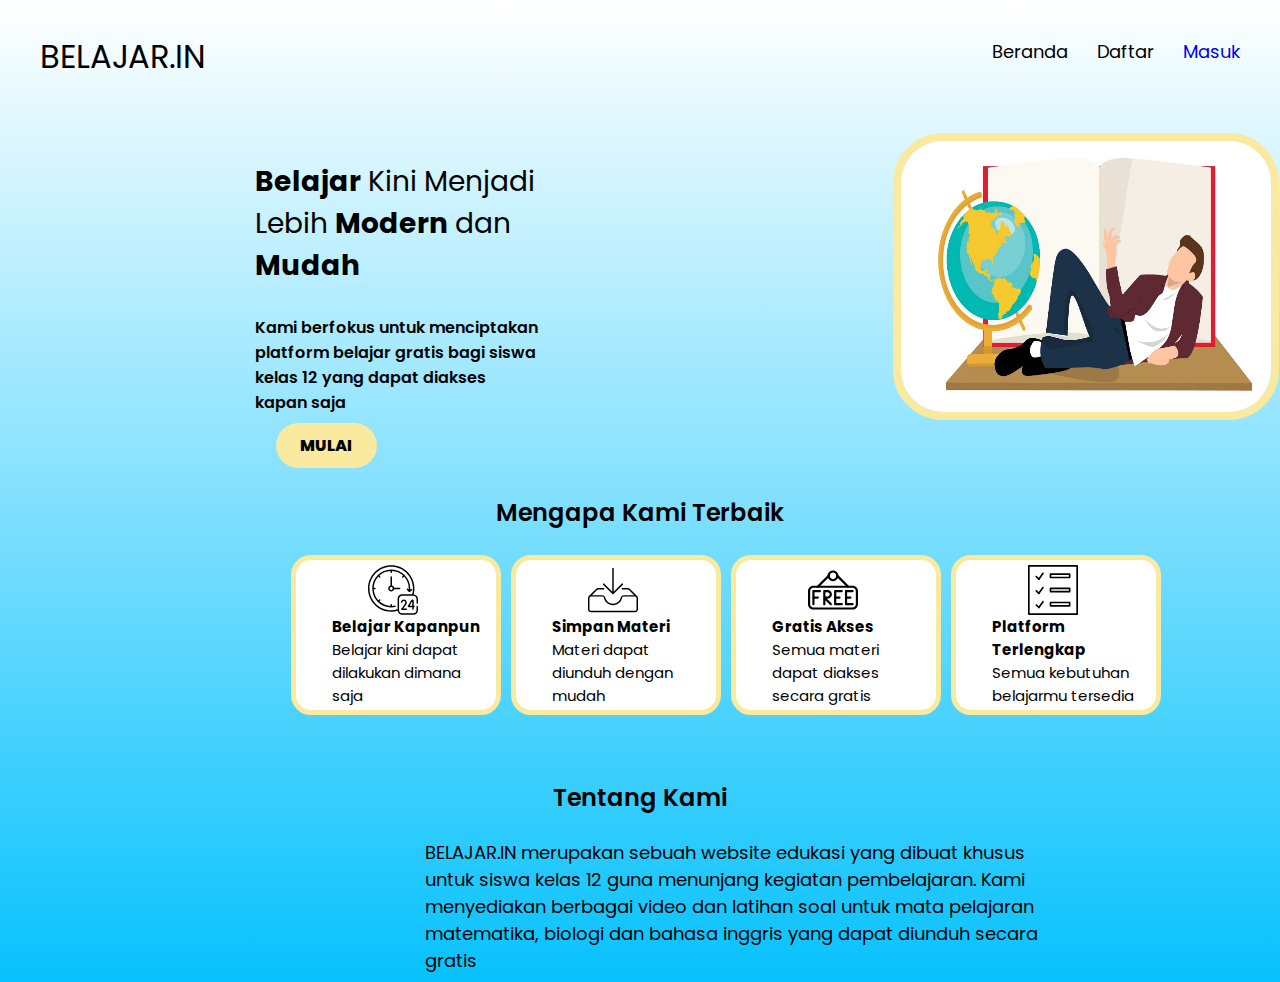
<file: Beranda.html>
<!DOCTYPE html>
<html lang="en">
<head>
    <meta charset="UTF-8">
    <meta name="viewport" content="width=device-width, initial-scale=1.0">
    <title>Document</title>
    <link rel="stylesheet" href="Beranda.css">
    <link href="https://fonts.googleapis.com/css2?family=Poppins:ital,wght@0,400;0,600;1,800&display=swap" rel="stylesheet">
</head>
<body>
    <nav class="navbar">
        <div class="container">
            <div class="title">
                <h1>BELAJAR.IN</h1>
            </div>
            <div class="navigation">
                <a href="Beranda.html">Beranda</a>
                <a href="daftar.html">Daftar</a>
                <a href="Masuk.html">Masuk</a>
            </div>
        </div>
        <div class="gambar">
            <img src="img/young-man-3037720_1920.jpg" class="gambar1">
        </div>
        
        
        <div>
            <p><b>Belajar</b> Kini Menjadi<br>Lebih <b>Modern</b> dan <br><b>Mudah</b></p>
        </div>
        <div>
            <p1>Kami berfokus untuk menciptakan<br>platform belajar gratis bagi siswa<br>kelas 12 yang dapat diakses<br>kapan saja</p1>
        </div>
        
        <div> 
            <a href="daftar.html"><button type="submit">MULAI</button></a>
        </div>
        <div>
            <h2>Mengapa Kami Terbaik<h2>
        </div>
            <div class="kotakgambar">
                <div class="box">
                    <img src="img/24-hours.svg" class="gambar2">
                    <p3><b>Belajar Kapanpun</b><br>Belajar kini dapat dilakukan dimana saja</p3>
                </div>
                <div class="box">
                    <img src="img/downloading.svg" class="gambar2">
                    <p3><b>Simpan Materi</b><br>Materi dapat diunduh dengan mudah</p3>
                </div>
                <div class="box">
                    <img src="img/free.svg" class="gambar2">
                    <p3><b>Gratis Akses</b><br>Semua materi dapat diakses secara gratis</p3>
                </div>
                <div class="box">
                    <img src="img/complete.svg" class="gambar2">
                    <p3><b>Platform Terlengkap</b><br>Semua kebutuhan belajarmu tersedia</p3>
                </div>
            </div>
        
        <div>
            <h3>Tentang Kami</h3>
        </div>
        <div>
            <p2> BELAJAR.IN merupakan sebuah website edukasi yang dibuat khusus<br>untuk siswa kelas 12 guna menunjang kegiatan pembelajaran. Kami<br> menyediakan berbagai video dan latihan soal untuk mata pelajaran<br> matematika, biologi dan bahasa inggris yang dapat diunduh secara<br>gratis</p2>
        </div>

    <script type="text/javascript">
    alert("Selamat datang di website pembelajaran kami")
    </script>

</body>
</html>
</file>
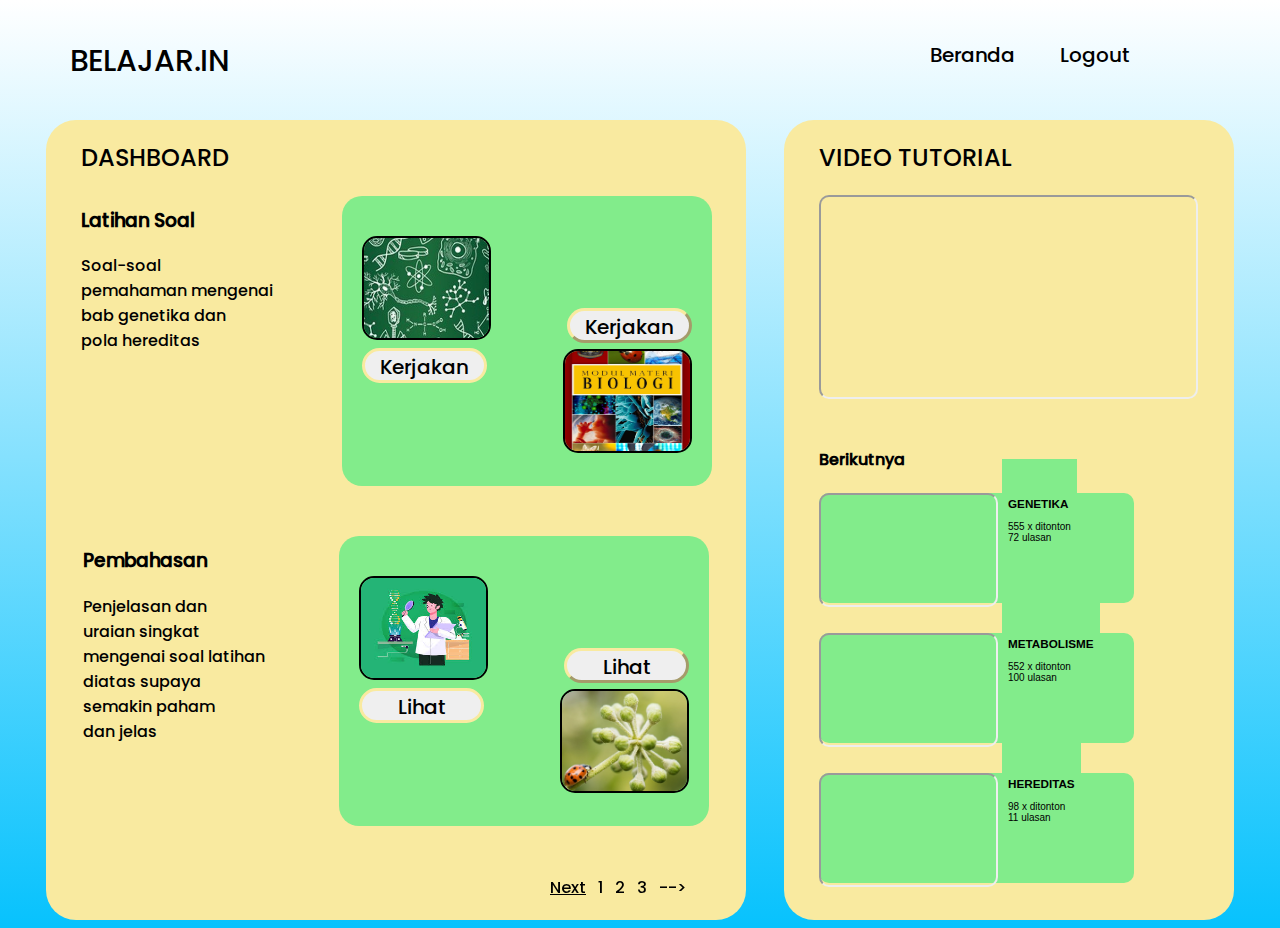
<file: bio.html>
<!DOCTYPE html>
<html lang="en">
<head>
    <meta charset="UTF-8">
    <meta name="viewport" content="width=device-width, initial-scale=1.0">
    <title>Belajar.In</title>
    <link rel="stylesheet" href="Matkul.css">
</head>
<body>
    <nav>
        <h1>BELAJAR.IN </h1>
        <ul> 
            <li><a href="index.html"> Beranda </a></li>
            <li><a href="Masuk.html"> Logout </a></li>
        </ul>
    </nav>


    <div class="pelajaran">

        <div class="dashboard">
            <h2>DASHBOARD</h2>
            <div class="next">
                <a href="#"> <word-spacing> <ins>Next</ins> 1 2 3 -->  </a>
            </div>
            <div class="display">
                <div class="latihan">
                    <h3> Latihan Soal</h3>
                    <p> Soal-soal <br>
                    pemahaman mengenai <br>
                    bab genetika dan <br>
                    pola hereditas <br>
                    <br> <br> <br>
                    <br> <br>
                    </p>
                </div>
                <div class="kotaksoal">
                    <img src="./img/biologi1.jpg" alt="gambar cover buku" class="gambar1">
                    <a href="./pdf/latihan_soal_bio_1.pdf"><button class="button1">Kerjakan</button></a>
                    <a href="./pdf/latihan_soal_bio_2.pdf"><button class="button2">Kerjakan</button></a>
                    <img src="./img/biologi2.jpg" alt="gambar buku" class="gambar2">
                </div>
                <div class="pembahasan">
                    <h3>Pembahasan </h3>
                    <p>Penjelasan dan <br>
                    uraian singkat <br>
                    mengenai soal latihan <br>
                    diatas supaya <br>
                    semakin paham<br> 
                    dan jelas <br> <br>
                    <br> <br> 
                    </p>
                </div>
                <div class="kotakpembahasan">
                    <img src="./img/biologi3.jpg" alt="gambar cover buku" class="gambar1">
                    <a href="./pdf/pembahasan_bio_1.pdf"><button class="button1">Lihat</button></a>
                    <a href="./pdf/pembahasan_bio_2.pdf"><button class="button2">Lihat</button></a>
                    <img src="./img/biologi4.jpg" alt="gambar grammar" class="gambar2">
                </div>
            </div>
        </div>
        

        <div class="videotutorial">
            <h2>VIDEO TUTORIAL</h2> 
            <div class="display">
                <div class="videoutama">
                    <iframe allowfullscreen="allowfullscreen" src="https://www.youtube.com/embed/Zq65RvpmXSk" class="videomapel"></iframe>
                </div>
                <div class="berikutnya"><h4>Berikutnya</h4></div>
                <div class="listvideo">
                    <div class="deskripsi">
                        <iframe allowfullscreen="allowfullscreen" src="https://www.youtube.com/embed/0cJeciVAqp8" class="videomapel"></iframe>
                        <button class="button">
                            <h3> GENETIKA </h3>
                            555 x ditonton <br>
                            72 ulasan
                        </button>
                    </div>
                    <div class="deskripsi">
                        <iframe allowfullscreen="allowfullscreen" src="https://www.youtube.com/embed/lptVAkcZ7QU" class="videomapel"></iframe>
                        <button class="button"> 
                            <h3> METABOLISME </h3>
                            552 x ditonton <br>
                            100 ulasan 
                        </button>
                    </div>
                    <div class="deskripsi">
                        <iframe allowfullscreen="allowfullscreen" src="https://www.youtube.com/embed/GNFSaD3UDEs" class="videomapel"></iframe>
                        <button class="button"> 
                            <h3>HEREDITAS</h3> 
                            98 x ditonton <br>
                            11 ulasan
                        </button>
                    </div>
                </div>
            </div>

        </div>


    </div>

    <script>
        
    </script>

</body>
</html>
</file>
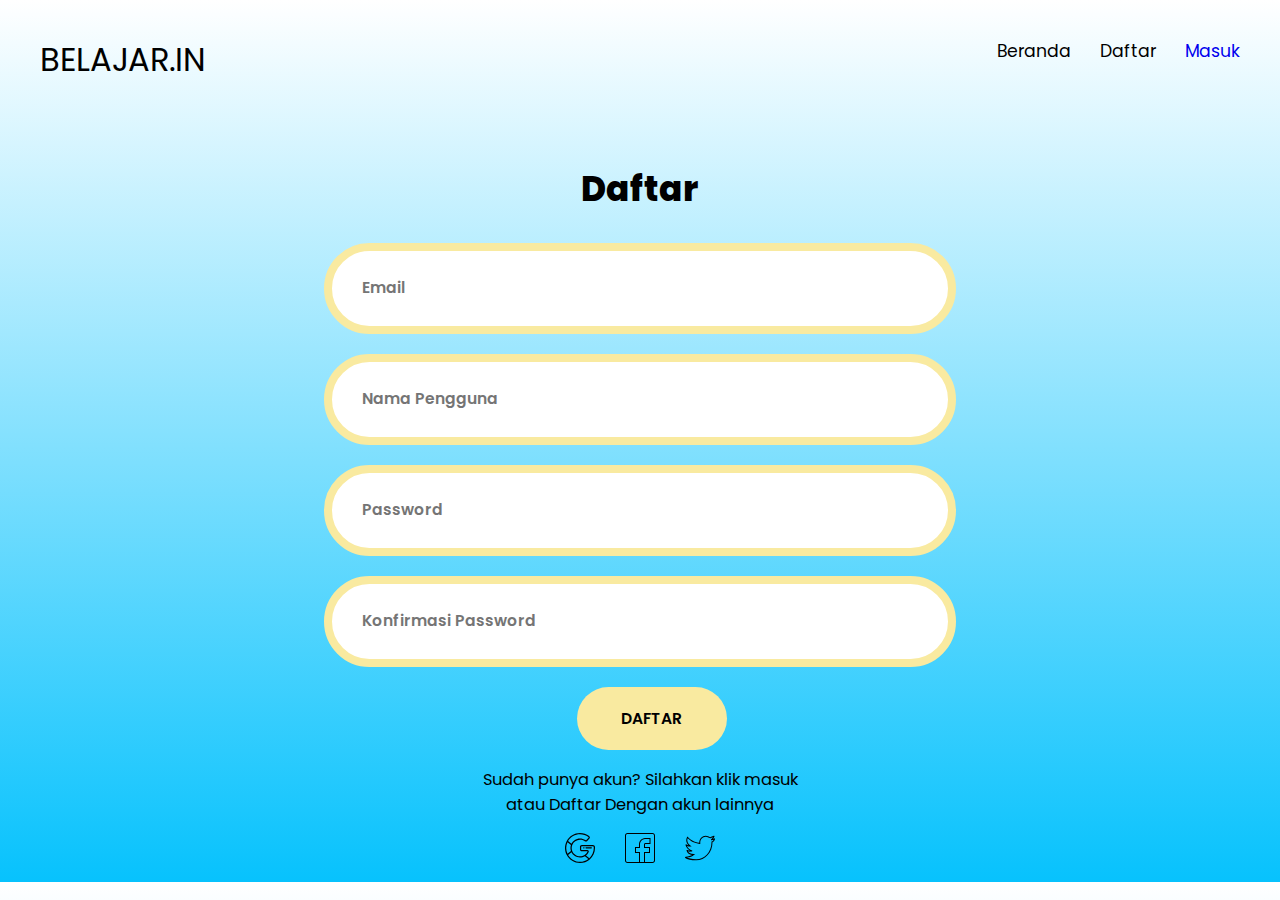
<file: daftar.html>
<!DOCTYPE html>
<html lang="en">
<head>
    <meta charset="UTF-8">
    <meta name="viewport" content="width=device-width, initial-scale=1.0">
    <title>Document</title>
    <link href="https://fonts.googleapis.com/css2?family=Poppins:ital,wght@0,400;0,600;1,800&display=swap" rel="stylesheet">
    <link rel="stylesheet" href="daftar.css">
</head>
<body id="body">
    <nav class="navbar">
        <div class="container">
            <div class="title">
                <h1>BELAJAR.IN</h1>
            </div>
            <div class="navigation">
                <a href="Beranda.html">Beranda</a>
                <a href="daftar.html">Daftar</a>
                <a href="Masuk.html">Masuk</a>
            </div>
        </div>
        
            <div>
            <h2>Daftar</h2>
            </div>

            <div>
                <form id="formdaftar" name="daftar">
                <input type="text" name= "email" class="box_Registrasi" placeholder="Email">
                <input type="text" name= "username" class="box_Registrasi" placeholder="Nama Pengguna">
                <input type="password" name= "password" class="box_Registrasi" placeholder="Password">
                <input type="password" name= "konfirmasi" class="box_Registrasi" placeholder="Konfirmasi Password">
                <button type="submit" data-toggle="modal">DAFTAR</button>
                </form>
            </div>

            <div class="modal success">
                <div class="modal-dialog">
                    <div class="modal-content">
                        <div class="modal-header">
                            Selamat Anda Berhasil Mendaftar
                        </div>
                    </div>
                </div>
            </div>

            <div class="modal invalid">
                <div class="modal-dialog">
                    <div class="modal-contentinvalid">
                        <div class="modal-header">
                            Data Tidak Boleh Kosong Atau Password Anda Tidak Sesuai Konfirmasi. Silahkan Cek Kembali
                        </div>
                    </div>
                </div>
            </div>

            <div>
            <p>Sudah punya akun? Silahkan klik masuk<br> atau Daftar Dengan akun lainnya</p>
            </div>

           <div class="kotaklogo">
                <a href="https://accounts.google.com/ServiceLogin/identifier?elo=1&flowName=GlifWebSignIn&flowEntry=AddSession"><img src="img/google.svg" class="gambar1"></a>
                <a href="https://id-id.facebook.com/"><img src="img/facebook.svg" class="gambar2"></a>
                <a href="https://twitter.com/login?lang=id"><img src="img/twitter.svg" class="gambar3"></a>
           </div>
                    
            
              
    </nav>
    <script src="daftar.js"></script>
</body>
</html>
</file>
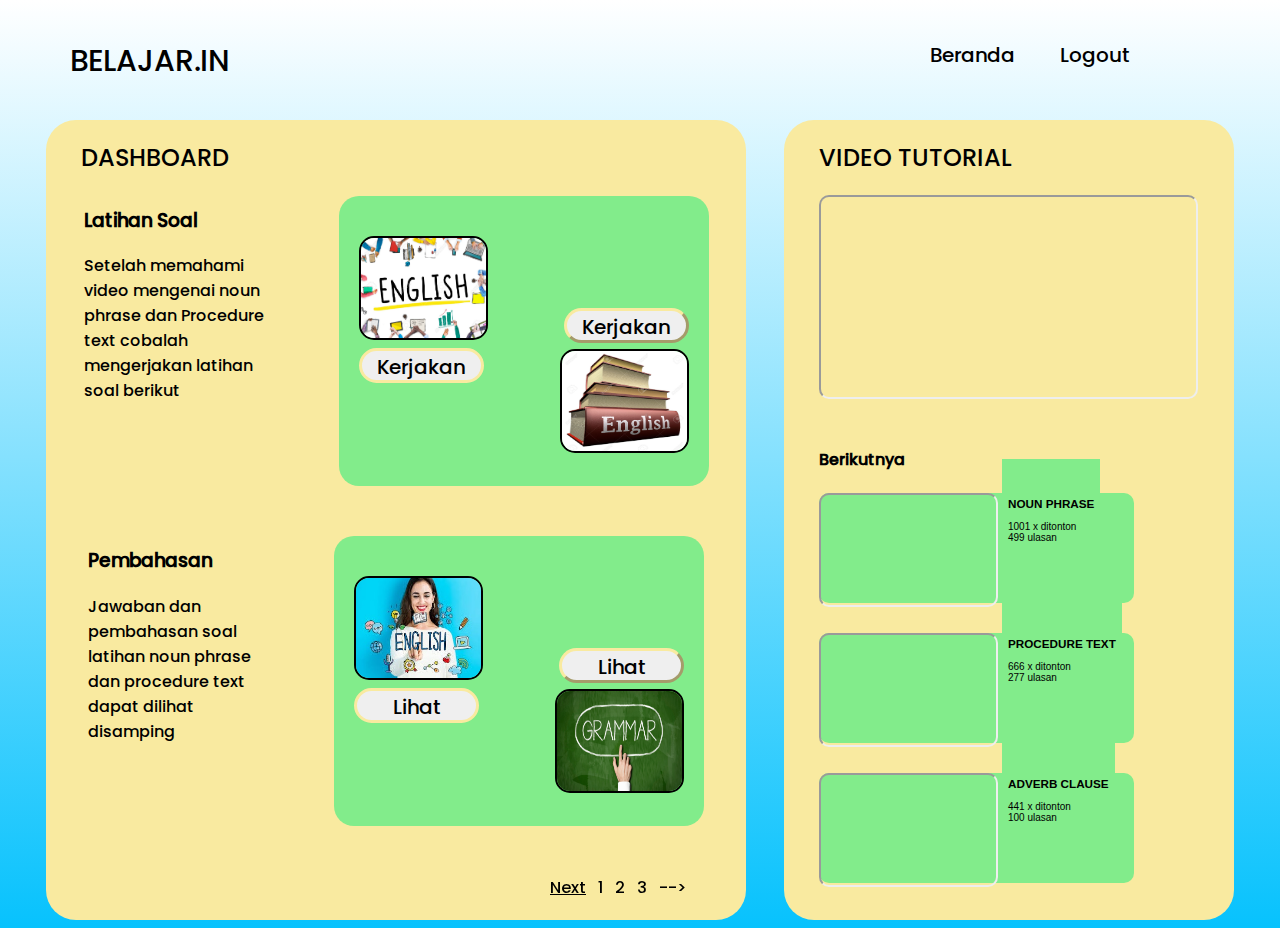
<file: english.html>
<!DOCTYPE html>
<html lang="en">
<head>
    <meta charset="UTF-8">
    <meta name="viewport" content="width=device-width, initial-scale=1.0">
    <title>Belajar.In</title>
    <link rel="stylesheet" href="Matkul.css">
</head>
<body>
    <nav>
        <h1>BELAJAR.IN </h1>
        <ul>
            <li><a href="index.html"> Beranda </a></li>
            <li><a href="Masuk.html"> Logout </a></li>
        </ul>
    </nav>


    <div class="pelajaran">

        <div class="dashboard">
            <h2>DASHBOARD</h2>
            <div class="next">
                <a href="#"> <ins>Next</ins>  1 2 3 -->  </a>
            </div>
            <div class="display">
                <div class="latihan">
                    <h3> Latihan Soal</h3>
                    <p> Setelah memahami <br>
                    video mengenai noun <br>
                    phrase dan Procedure <br>
                    text cobalah <br>
                    mengerjakan latihan <br>
                    soal berikut <br> <br>
                    <br> <br>
                    </p>
                </div>
                <div class="kotaksoal">
                    <img src="./img/english1.jpg" alt="gambar cover buku" class="gambar1">
                    <a href="./pdf/lat_ingg_1.pdf"><button class="button1">Kerjakan</button></a>
                    <a href="./pdf/lat_ingg_2.pdf"><button class="button2">Kerjakan</button></a>
                    <img src="./img/english2.jpg" alt="gambar buku" class="gambar2">
                </div>
                <div class="pembahasan">
                    <h3>Pembahasan </h3>
                    <p>Jawaban dan <br>
                    pembahasan soal  <br>
                    latihan noun phrase <br>
                    dan procedure text <br>
                    dapat dilihat <br> 
                    disamping <br>
                    <br> <br> <br>
                    </p>
                </div>
                <div class="kotakpembahasan">
                    <img src="./img/english3.jpg" alt="gambar cover buku" class="gambar1">
                    <a href="./pdf/pembahasan_ingg_1.pdf"><button class="button1">Lihat</button></a>
                    <a href="./pdf/pembahasan_ingg_2.pdf"><button class="button2">Lihat</button></a>
                    <img src="./img/english4.jpg" alt="gambar grammar" class="gambar2">
                </div>
            </div>
        </div>
        

        <div class="videotutorial">
            <h2>VIDEO TUTORIAL</h2> 
            <div class="display">
                <div class="videoutama">
                    <iframe allowfullscreen="allowfullscreen" src="https://www.youtube.com/embed/gGaEf24QlL0" class="videomapel"></iframe>
                </div>
                <div class="berikutnya"><h4>Berikutnya</h4></div>
                <div class="listvideo">
                    <div class="deskripsi">
                        <iframe allowfullscreen="allowfullscreen" src="https://www.youtube.com/embed/ne-FgP2wifU" class="videomapel"></iframe>
                        <button class="button">
                            <h3> NOUN PHRASE </h3>
                            1001 x ditonton <br>
                            499 ulasan
                        </button>
                    </div>
                    <div class="deskripsi">
                        <iframe allowfullscreen="allowfullscreen" src="https://www.youtube.com/embed/uxhgadXCypY" class="videomapel"></iframe>
                        <button class="button"> 
                            <h3> PROCEDURE TEXT </h3>
                            666 x ditonton <br>
                            277 ulasan 
                        </button>
                    </div>
                    <div class="deskripsi">
                        <iframe allowfullscreen="allowfullscreen" src="https://www.youtube.com/embed/KX0eMGamx1Y" class="videomapel"></iframe>
                        <button class="button"> 
                            <h3>ADVERB CLAUSE</h3> 
                            441 x ditonton <br>
                            100 ulasan
                        </button>
                    </div>
                </div>
            </div>

        </div>


    </div>

</body>
</html>
</file>
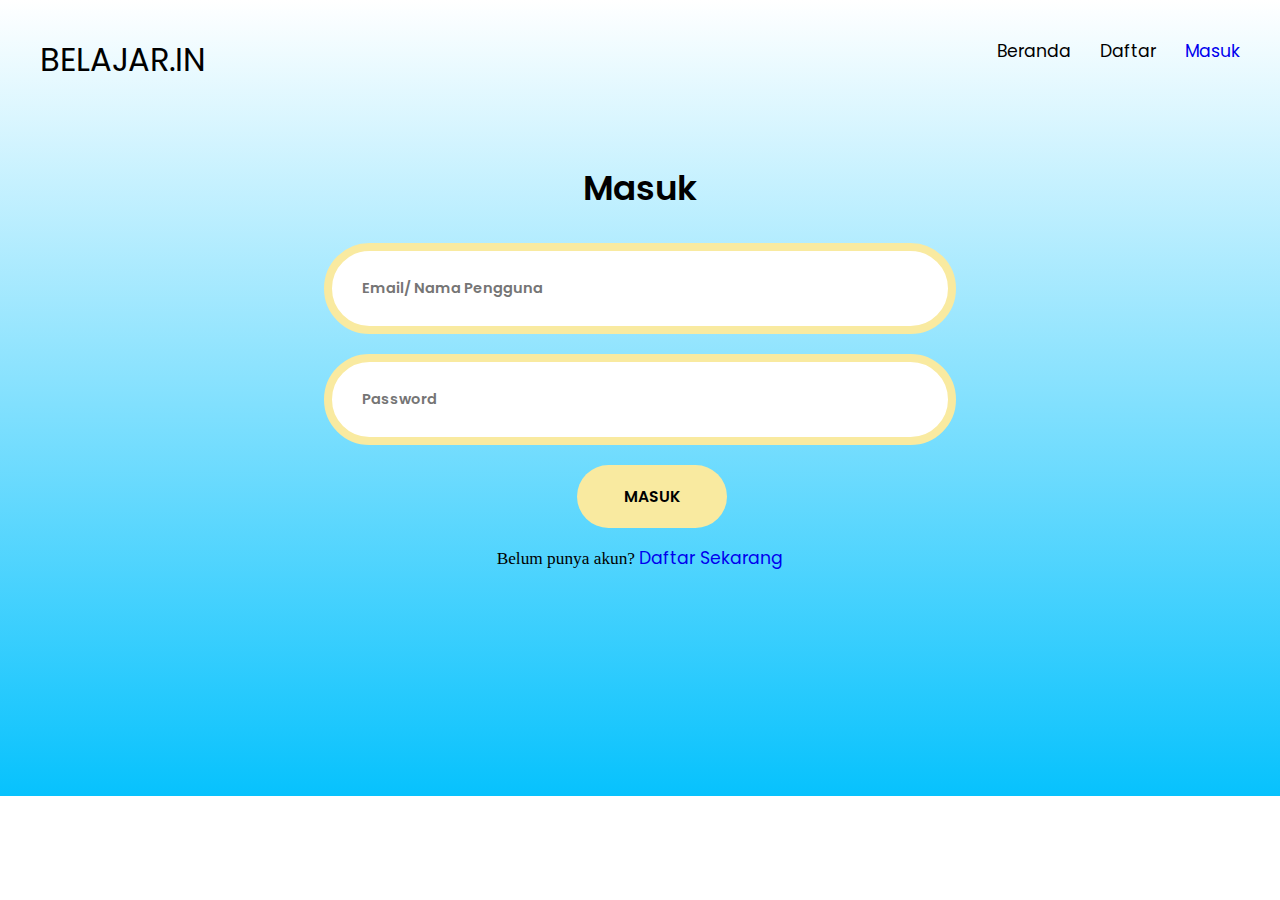
<file: Masuk.html>
<!DOCTYPE html>
<html lang="en">
<head>
    <meta charset="UTF-8">
    <meta name="viewport" content="width=device-width, initial-scale=1.0">
    <title>Masuk</title>
    <link href="https://fonts.googleapis.com/css2?family=Poppins:ital,wght@0,400;0,600;1,800&display=swap" rel="stylesheet">
    <link rel="stylesheet" href="masuk.css">

</head>
<body id="body">
    <nav class="navbar">
        <div class="container">
            <div class="title">
                <h1>BELAJAR.IN</h1>
            </div>
            <div class="navigation">
                <a href="Beranda.html">Beranda</a>
                <a href="daftar.html">Daftar</a>
                <a href="Masuk.html">Masuk</a>
            </div>
        </div>
        
            <div>
            <h2>Masuk</h2>
            </div>

            <form id= "formmasuk" name="login">
            <input type="text" name="username" class="box_Registrasi" placeholder="Email/ Nama Pengguna">
            <input type="password" name="password"class="box_Registrasi" placeholder="Password">
            <button type="submit" data-toggle="modal">MASUK</button>
            </form>

            <div class="modal success">
                <div class="modal-dialog">
                    <div class="modal-content">
                        <div class="modal-header">
                            Selamat Anda Berhasil Login
                        </div>
                    </div>
                </div>
            </div>

            <div class="modal invalid">
                <div class="modal-dialog">
                    <div class="modal-contentinvalid">
                        <div class="modal-header">
                            Username atau Password Anda Salah
                        </div>
                    </div>
                </div>
            </div>
    

            <div>
            <a href="daftar.html"></a><p>Belum punya akun? <a href="daftar.html">Daftar Sekarang</a></p>
            </div>


                    
            
              
    </nav>
    <script src="masuk.js"></script>
</body>
</html>
</file>
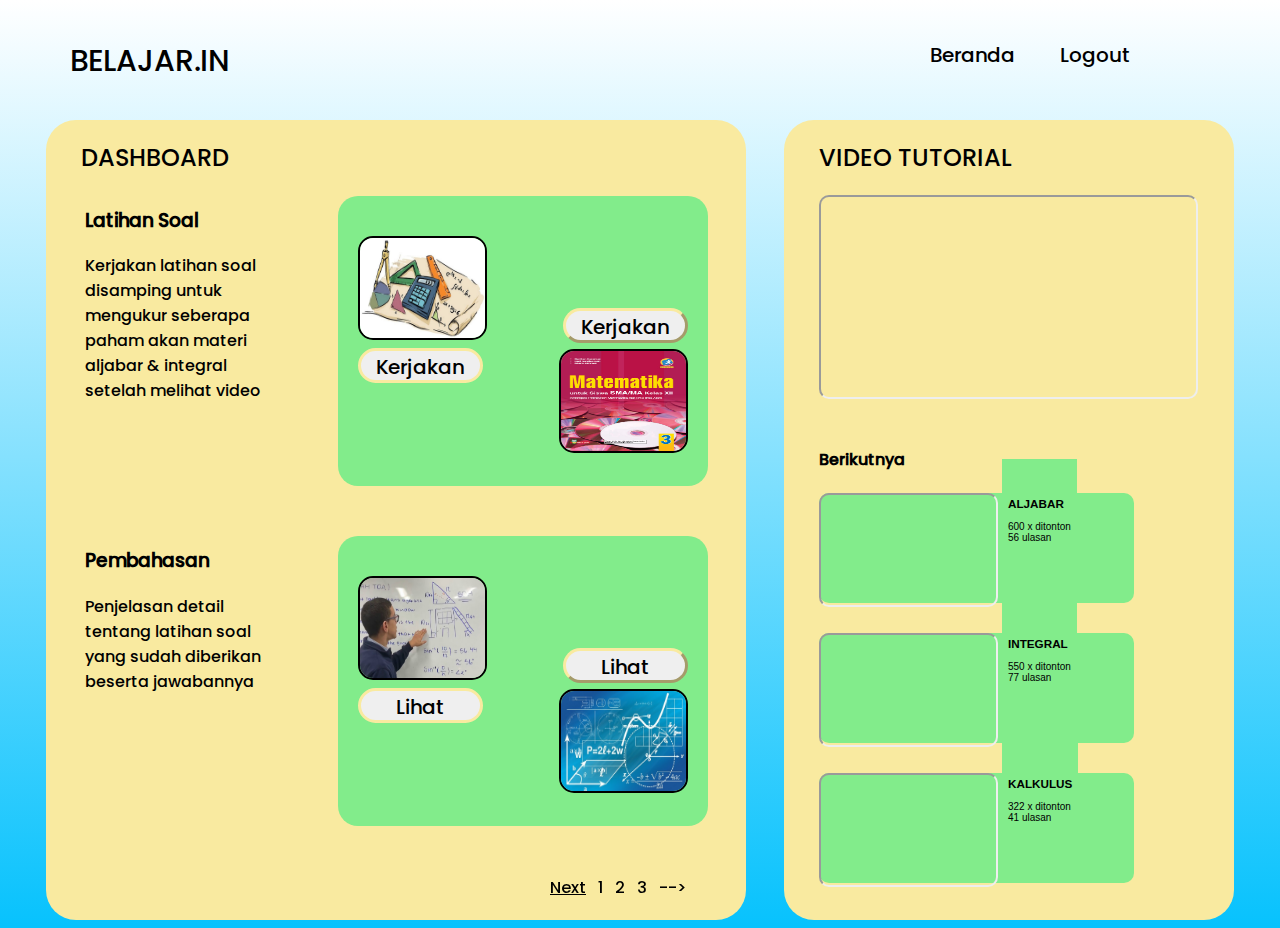
<file: math.html>
<!DOCTYPE html>
<html lang="en">
<head>
    <meta charset="UTF-8">
    <meta name="viewport" content="width=device-width, initial-scale=1.0">
    <title>Belajar.In</title>
    <link rel="stylesheet" href="Matkul.css">
</head>
<body>
    <nav>
        <h1>BELAJAR.IN </h1>
        <ul>
            <li><a href="index.html"> Beranda </a></li>
            <li><a href="Masuk.html"> Logout </a></li>
        </ul>
    </nav>


    <div class="pelajaran">

        <div class="dashboard">
            <h2>DASHBOARD</h2>
            <div class="next">
                <a href="#"> <ins>Next</ins>  1 2 3 -->  </a>
            </div>
            <div class="display">
                <div class="latihan">
                    <h3> Latihan Soal</h3>
                    <p> Kerjakan latihan soal <br>
                    disamping untuk <br>
                    mengukur seberapa <br>
                    paham akan materi <br>
                    aljabar & integral <br>
                    setelah melihat video <br>
                    <br>
                    <br> <br>
                    </p>
                </div>
                <div class="kotaksoal">
                    <img src="./img/matematika1.jpg" alt="gambar cover buku" class="gambar1">
                    <a href="./pdf/lat_mat_1.pdf"><button class="button1">Kerjakan</button></a>
                    <a href="./pdf/lat_mat_2.pdf"><button class="button2">Kerjakan</button></a>
                    <img src="./img/matematika2.jpg" alt="gambar buku" class="gambar2">
                </div>
                <div class="pembahasan">
                    <h3>Pembahasan </h3>
                    <p>Penjelasan detail <br>
                    tentang latihan soal <br>
                    yang sudah diberikan <br>
                    beserta jawabannya <br>
                    <br> <br> <br>
                    <br> <br> 
                    </p>
                </div>
                <div class="kotakpembahasan">
                    <img src="./img/matematika3.jpg" alt="gambar cover buku" class="gambar1">
                    <a href="./pdf/pembahasan_mat_1.pdf"><button class="button1">Lihat</button></a>
                    <a href="./pdf/pembahasan_mat_2.pdf"><button class="button2">Lihat</button></a>
                    <img src="./img/matematika4.jpg" alt="gambar grammar" class="gambar2">
                </div>
            </div>
        </div>
        

        <div class="videotutorial">
            <h2>VIDEO TUTORIAL</h2> 
            <div class="display">
                <div class="videoutama">
                    <iframe allowfullscreen="allowfullscreen" src="https://www.youtube.com/embed/zNzuGfXldU0" class="videomapel"></iframe>
                </div>
                <div class="berikutnya"><h4>Berikutnya</h4></div>
                <div class="listvideo">
                    <div class="deskripsi">
                        <iframe allowfullscreen="allowfullscreen" src="https://www.youtube.com/embed/oBAYqDO7UP4" class="videomapel"></iframe>
                        <button class="button">
                            <h3> ALJABAR </h3>
                            600 x ditonton <br>
                            56 ulasan
                        </button>
                    </div>
                    <div class="deskripsi">
                        <iframe allowfullscreen="allowfullscreen" src="https://www.youtube.com/embed/8blLV4-Xieo" class="videomapel"></iframe>
                        <button class="button"> 
                            <h3> INTEGRAL </h3>
                            550 x ditonton <br>
                            77 ulasan 
                        </button>
                    </div>
                    <div class="deskripsi">
                        <iframe allowfullscreen="allowfullscreen" src="https://www.youtube.com/embed/wtJHzHSe3eU" class="videomapel"></iframe>
                        <button class="button"> 
                            <h3>KALKULUS</h3> 
                            322 x ditonton <br>
                            41 ulasan
                        </button>
                    </div>
                </div>
            </div>

        </div>


    </div>

</body>
</html>
</file>
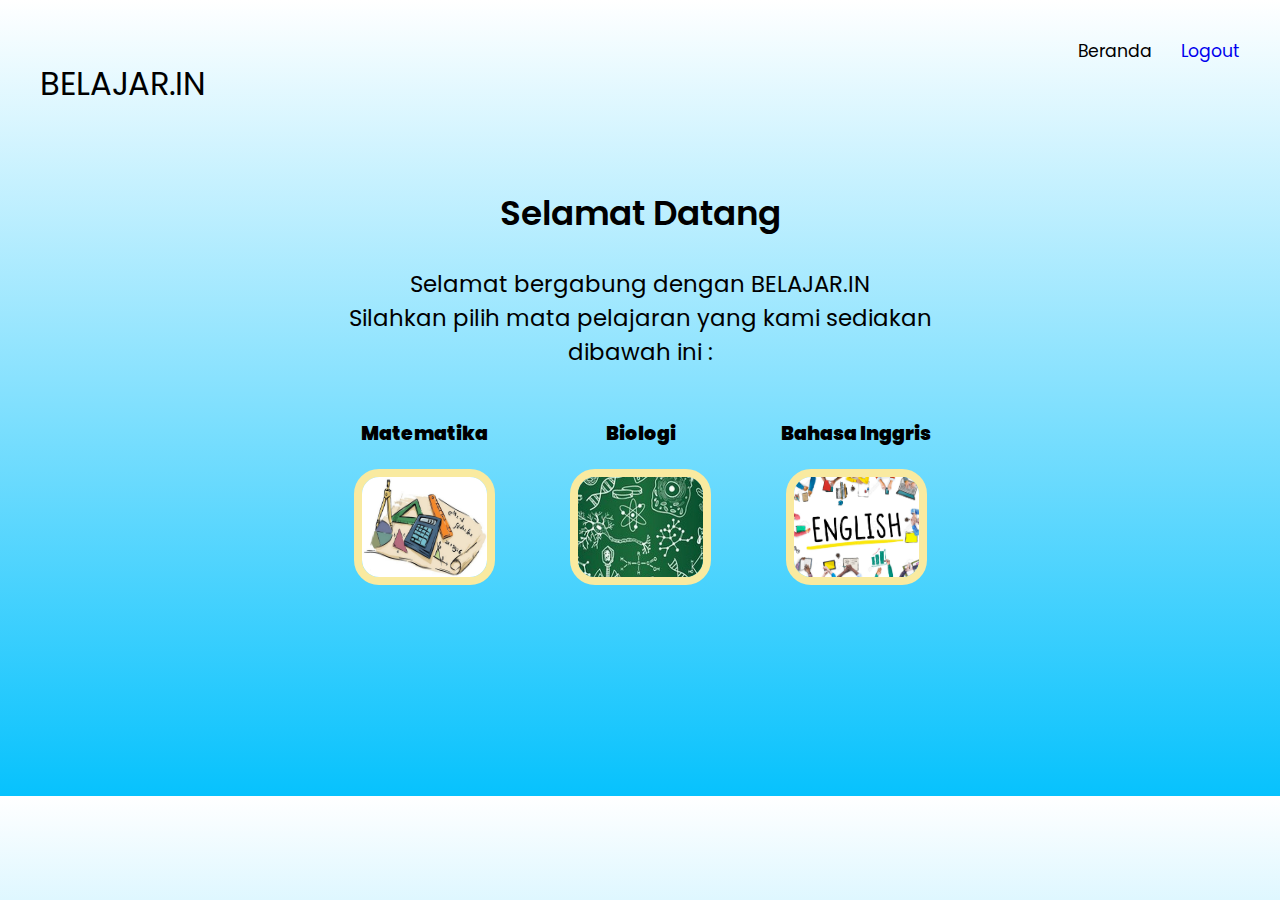
<file: pilihan.html>
<!DOCTYPE html>
<html lang="en">
<head>
    <meta charset="UTF-8">
    <meta name="viewport" content="width=device-width, initial-scale=1.0">
    <title>Pilihan</title>
    <link href="https://fonts.googleapis.com/css2?family=Poppins:ital,wght@0,400;0,600;1,800&display=swap" rel="stylesheet">
    <link rel="stylesheet" href="pilihan.css">
</head>
<body>
    <nav class="navbar">
        <div class="container">
            <div class="title">
                <h1>BELAJAR.IN</h1>
            </div>
            <div class="navigation">
                <a href="Beranda.html">Beranda</a>
                <a href="Masuk.html">Logout</a>
            </div>
        </div>
    </nav>
    <div>
        <h2>Selamat Datang</h2>
        <p>Selamat bergabung dengan BELAJAR.IN<br>Silahkan pilih mata pelajaran yang kami sediakan<br>dibawah ini :<br></p>
    </div>

    <div class="kotakpilihan">
        <p1>Matematika</p1>
        <p2>Biologi</p2>
        <p3>Bahasa Inggris</p3>
        <a href="math.html"><img src="img/matematika1.jpg" class="gambar1"></a>
        <a href="bio.html"><img src="img/biologi1.jpg" class="gambar2"></a>
        <a href="english.html"><img src="img/english1.jpg" class="gambar3"></a>
    </div>
            
        
        
</body>
</html>
</file>
<file: Beranda.css>
body{
    background-image: linear-gradient(#ffffff,#07C2FD);
}

a {
    text-decoration: none;
    font-size: 18px;
    font-family: 'Poppins', sans-serif;
    font-weight: 400;
}

.container {
    max-width: 1200px;
    margin-left: auto;
    margin-right: auto;
}

nav.navbar > div.container {
    padding: 30px 0;
    display: flex;
    justify-content: space-between;
}
nav.navbar .title {
    display: flex;
}

nav.navbar .navigation a:not(:last-child) {
    margin-right: 25px;
    color: black;
}

nav.navbar .navigation a:not(.button):hover {
    border-bottom: 1px solid black;
}


button {
    background-color: #F9EAA0;
    color:black;
    padding: 10px;
    margin: 8px 8px;
    border: none;
    border-radius: 82px;
    cursor: pointer;
    width: 8%;
    position: relative;
    right:10%;
    font-size:  16px;
    font-weight: 800;
    font-family: 'Poppins', sans-serif;
  }
  

button:hover {
    opacity: 0.8;
  }
  
  
  h1{
    font-family: 'Poppins', sans-serif;
    text-align: center;
    font-weight: 400;
    font-size: calc(13px + 1.5vw);
    margin-top: -5px;
  }

  p{
    font-family: 'Poppins', sans-serif;
    text-align: left;
    font-weight: 400;
    font-size: 28px;
    position: relative;
    right: 11%;
  }

  p1{
    font-family: 'Poppins', sans-serif;
    text-align: left;
    font-weight: 600;
    font-size: 16px;
    right: 11%;
    position: relative;
    justify-content: left;
  }

  h2{
    font-family: 'Poppins', sans-serif;
    text-align: center;
    font-weight: 600;
    font-size: 24px;
  }

  h3{
    font-family: 'Poppins', sans-serif;
    text-align: center;
    font-weight: 600;
    font-size: 24px;
    position: relative;
    margin-top:250px;
  }

  p2{
    font-family: 'Poppins', sans-serif;
    text-align:center;
    font-weight: 400;
    font-size: 18px;
    position: relative;
    left: 33%;
  }

  p3{
    font-family: 'Poppins', sans-serif;
    text-align: left;
    font-weight: 400;
    font-size: 15px;
    margin-top:55px;
    position: relative;
    right: 7%;
  }
  
  .box{
    width: 200px;
    height: 150px;
    justify-content: space-between;
    display: flex;
    border-radius: 20px;
    border: 5px solid #F9EAA0;
    background-color: white;
    position: relative;
    left: 22%;
    float: left;
    margin: 5px;
}

.gambar1 {
    width: 370px;
    height: 271px;
    border-radius: 50px;
    border:8px solid #F9EAA0;
    position: relative;
    left: 70%;
    float: left;
    margin: 0px,9px,3px,0px;
}

.kotakgambar .gambar2{
    width: 50px;
    height: 60px;
    position: relative;
    left: 36%;
}

@media screen and (max-width: 1100px){
  .navigation {
    margin-right: 60px;
}
  
  h1 {
    position: relative;
    margin-top: -5px;
    left: 25%;
  }

  p{
    right: 25%;
    font-size: 25px;
  }

  p1{
    right: 25%;
    font-size: 15px;
  }

  p3{
    font-size: 12px;
  }

  button {
    margin-left: -100px;
  }

  p2{
    left: 20%;
  }

  .gambar1{
    width: 300px;
    height: 220px;
    left: 62%;
    float: left;
    margin: 30px;
  }

  .kotakgambar .box{
      width: 170px;
      height: 130px;
      left: 15%;
  }

  .kotakgambar .gambar2{
    width: 35px;
    height: 45px;
    align-items: center;
  }
}

@media screen and (max-width: 875px){
  .navigation {
    margin-right: 60px;
}
  
  h1 {
    position: relative;
    margin-bottom: 70px;
    left: 25%;
  }

  h2{
    font-size: 22px;
    margin-top: 50px;
  }

  h3{
    font-size: 22px;
    margin-top: 250px;
  }

  p{
    right: 31%;
    font-size: 25px;
  }

  p1{
    display: none;
  }

  p3{
    font-size: 11px;
  }

  button {
    margin-left: -100px;
    font-size: 18px;
    width: 12%;
  }

  p2{
    left: 15%;
    font-size: 17px;
  }

  .gambar1{
    width: 250px;
    height: 170px;
    left: 62%;
    float: left;
    margin-top: -10px;
  }

  .kotakgambar .box{
      width: 150px;
      height: 120px;
      left: 10%;
  }

  .kotakgambar .gambar2{
    width: 40px;
    height: 50px;
  }
}

@media screen and (max-width: 712px){
  .navigation {
    margin-right: 10px;
}
  
  h1 {
    position: relative;
    margin-bottom: 70px;
    left: 25%;
  }

  h2{
    font-size: 22px;
    margin-top: 50px;
  }

  h3{
    font-size: 22px;
    text-align: center;
    position: relative;
    margin-top: 50px;
  }

  p{
    margin-top: -10px;
    right: 38%;
    font-size: 22px;
  }

  p1{
    display: none;
  }

  p3{
    font-size: 12px;
  }

  button {
    margin-left: -150px;
    font-size: 25px;
    width: 20%;
  }

  p2{
    margin-top: 40px;
    left: 15%;
    font-size: 15px;
  }

  .gambar .gambar1{
    width: 230px;
    height: 150px;
    left: 55%;
    float: left;
    margin-top: -30px;
  }

  .kotakgambar .box{
    width: 200px;
    height: 180px;
    left: 20%;
  }

  .kotakgambar .gambar2{
    width: 40px;
    height: 50px;
  }

  .kotakgambar{
    display: flex;
    flex-wrap: wrap;
    flex-direction: row;
    margin-right: 50px;
  }
}

@media screen and (max-width: 680px){
  p2{
    margin-top: 40px;
    left: 8%;
    font-size: 15px;
  }
}
</file>
<file: Matkul.css>
@font-face{
    font-family: Poppins;
    src: url(./font/Poppins-Medium.ttf);
}    

body {
    background: linear-gradient(white, #07C2FD) ;
    font-family: "Poppins";
}

body a{
    text-decoration: none;
}

h1 { 
    position: absolute;
    top: 2%;
    left: 5.5%;
    text-transform: uppercase;
    font-size: 30px;
    font-weight: 400;
    color: black;
}

ul{
    position: absolute;
    top: 20px;
    right: 130px;
    font-size: 20px;
}

li{list-style: none; display: inline;}

li a {
    padding: 20px;
    color: black;
}

.pelajaran{
    display: flex;
    justify-content: space-evenly;
    align-items: center;
    margin-top: 120px;
}

.dashboard {
    width: 700px;
    height: 800px;
    font-family: "Poppins";
    background-color: #F9EAA0;    
    border-radius: 30px;
}

.dashboard h2{
    position: relative;
    font-weight: 300;
    left: 35px;
}

.dashboard .display {
    display: flex;
    justify-content: space-around;
    align-items: center;
    flex-wrap: wrap;
}

.display .kotaksoal {
    width: 370px;
    height: 290px;
    background-color: #82ec8b;
    display: flex;
    justify-content: space-between;
    flex-direction: row;
    align-items: center ;
    flex-wrap: wrap;
    border-radius: 20px;
    margin-top: -33px;
}

.display .latihan {
    margin-top: -33px;
}

.display .pembahasan {
    margin-top: 33px;
}

.kotaksoal .gambar1 {
    width: 125px;
    height: 100px;
    border-radius: 15px;
    margin-top: 35px;
    margin-left: 20px;
    border-width: 2px;
    border-style: solid;
}

.kotaksoal .gambar2 {
    width: 125px;
    height: 100px;
    border-radius: 15px;
    margin-bottom: 30px;
    margin-right: 20px;
    border-width: 2px;
    border-style: solid;
}

.kotaksoal .button1{
    font-size: 20px;
    font-family: "Poppins";
    height: 35px;
    width: 125px;
    margin-top: 110px;
    margin-right: 20px;
    border-radius: 20px;
    border-color: #F9EAA0;
    border-width: 3px;
    padding: 10px,30px;
    cursor: pointer;
}

.kotaksoal .button1:hover{
    background: chartreuse;
}

.kotaksoal .button2{
    font-size: 20px;
    font-family: "Poppins";
    height: 35px;
    width: 125px;
    margin-bottom: 100px;
    margin-left: 20px;
    border-radius: 20px;
    border-color:#F9EAA0 ;
    border-style: solid;
    border-width: 3px;
    cursor: pointer;
}

.kotaksoal .button2:hover{
    background: chartreuse;
}

.kotakpembahasan {
    width: 370px;
    height: 290px;
    background-color: #82ec8b;
    display: flex;
    justify-content: space-between;
    flex-direction: row;
    align-items: center ;
    flex-wrap: wrap;
    border-radius: 20px;
    margin-top: 33px;
}

.kotakpembahasan .gambar1 {
    width: 125px;
    height: 100px;
    border-radius: 15px;
    margin-top: 35px;
    margin-left: 20px;
    border-width: 2px;
    border-style: solid;
}

.kotakpembahasan .gambar2 {
    width: 125px;
    height: 100px;
    border-radius: 15px;
    margin-bottom: 30px;
    margin-right: 20px;
    border-width: 2px;
    border-style: solid;
}

.kotakpembahasan .button1{
    font-size: 20px;
    font-family: "Poppins";
    height: 35px;
    width: 125px;
    margin-top: 110px;
    margin-right: 20px;
    border-radius: 20px;
    border-color:#F9EAA0;
    border-width: 3px;
    cursor: pointer;   
}

.kotakpembahasan .button1:hover{
    background: chartreuse;
}

.kotakpembahasan .button2{
    font-size: 20px;
    font-family: "Poppins";
    height: 35px;
    width: 125px;
    margin-bottom: 100px;
    margin-left: 20px;
    border-radius: 20px;
    border-color: #F9EAA0;
    border-style: solid;
    border-width: 3px;
    cursor: pointer;
}

.kotakpembahasan .button2:hover{
    background: chartreuse;
}

.dashboard .next {
    position: relative;
    top: 85%;
    left: 72%;
    text-decoration: none;
    word-spacing: 8px;
}

.next a{color: black;}

.videotutorial {
    width: 450px;
    height: 800px;
    font-family: "Poppins";
    background-color: #F9EAA0;
    border-radius: 30px;
    border: none;
}

.videotutorial h2 {
    position: relative;
    font-weight: 300;
    left: 35px;
}

.videotutorial .display {
    display: flex;
    align-items: flex-start;
    justify-content: space-evenly;
    flex-direction: column;
    flex-wrap: wrap;
}

.display .berikutnya {
    margin-left: 35px;
}

.videoutama .videomapel {
    width: 375px;
    height: 200px;
    margin-bottom: 20px;
    margin-left: 35px;
    border-radius: 10px;
}

.listvideo .deskripsi {
    width: 315px;
    height: 110px;
    background-color: #82ec8b;
    margin-bottom: 30px;
    margin-left: 35px;
    border-radius: 10px;
}

.deskripsi .videomapel {
    width: 175px;
    height: 110px;
    border-radius: 10px;
}

.deskripsi .button {
    position: relative;
    text-align: left;
    bottom: 66px;
    height: 110px;
    font-size: 10px;
    background-color: #82ec8b;
    border: none;
}

@media screen and (max-width: 1060px){
    @font-face {
        font-family: Poppins;
        src: url(./font/Poppins-Medium.ttf);
    }

    h1 {
        position: absolute;
        top: 1%;
        left: 5.5%;
        font-size: 28px;
    }
    
    ul{
        position: absolute;
        top: 3%;
        right: 5% ;
        font-size: 18px;
    }
    
    .dashboard {
        width: 475px;
        height: 700px;
    }
    
    .dashboard h2{
        font-size: 22px;
        left: 3%;
    }
    
    .display .kotaksoal {
        width: 250px;
        height: 240px;
        display: flex;
        justify-content: space-between;
    }

    .display .latihan{
        font-size: 15px;
    }

    .latihan p{
        font-size: 13px;
    }

    .kotaksoal .gambar1{
        width: 85px;
        height: 70px;
        margin-top: 30px;
        margin-left: 12px;
    }

    .kotaksoal .gambar2{
        width: 85px;
        height: 70px;
        margin-bottom: 50px;
        margin-right: 12px;
    }

    .kotaksoal .button1{
        height: 23px;
        width: 85px;
        font-size: 12px;
        margin-top: 80px;
        margin-right: 12px;
    }

    .kotaksoal .button2{
        height: 23px;
        width: 85px;
        font-size: 12px;
        margin-bottom: 100px;
        margin-left: 12px;
    }

    .display .pembahasan{
        font-size: 15px;
    }

    .kotakpembahasan {
        width: 250px;
        height: 240px;
    }

    .pembahasan p{
        font-size: 12px;
    }
    
    .kotakpembahasan .gambar1 {
        width: 85px;
        height: 70px;
        margin-top: 30px;
        margin-left: 12px;
    }
    
    .kotakpembahasan .gambar2 {
        width: 85px;
        height: 70px;
        margin-bottom: 50px;
        margin-right: 12px;
    }
    
    .kotakpembahasan .button1{
        width: 85px;
        height: 23px;  
        font-size: 12px;
        margin-top: 80px;
        margin-right: 12px;
    }
    
    .kotakpembahasan .button2{
        height: 23px;
        width: 85px;
        font-size: 12px;
        margin-bottom: 100px;
        margin-left: 12px;
    }
    
    .dashboard .next {
        position: relative;
        top: 78%;
        left: 70%;
        text-decoration: none;
        word-spacing: 8px;
        font-size: 12px;
    }
    
    .videotutorial {
        width: 380px;
        height: 700px;
    }
    
    .videotutorial h2 {
        font-size: 20px;
    }
    
    .display .berikutnya {
        margin-left: 30px;
    }
    
    .videoutama .videomapel {
        width: 285px;
        height: 150px;
        margin-left: 30px;
    }
    
    .listvideo .deskripsi {
        width: 275px;
        height: 90px;
        margin-left: 30px;
    }
    
    .deskripsi .videomapel {
        width: 120px;
        height: 90px;
    }
    
    .deskripsi .button {
        position: relative;
        text-align: left;
        bottom: 58px;
        height: 85px;
        font-size: 10px;
        background-color: #82ec8b;
        border: none;
    }
}

@media screen and (max-width: 780px){
    @font-face {
        font-family: Poppins;
        src: url(./font/Poppins-Medium.ttf);
    }

    h1 {
        position: absolute;
        top: 1%;
        left: 6%;
        font-size: 28px;
    }
    
    ul{
        position: absolute;
        top: 3%;
        right: 5% ;
        font-size: 18px;
    }
    
    .dashboard {
        width: 350px;
        height: 600px;
        display: flex;
        flex-direction: column;
    }
    
    .dashboard h2{
        font-size: 20px;
        left: 5%;
    }
    
    .display .kotaksoal {
        width: 180px;
        height: 200px;
        display: flex;
        justify-content: space-between;
    }

    .display .latihan{
        font-size: 10px;
    }

    .latihan p{
        font-size: 8px;
    }

    .kotaksoal .gambar1{
        width: 65px;
        height: 50px;
        margin-top: 30px;
        margin-left: 12px;
    }

    .kotaksoal .gambar2{
        width: 65px;
        height: 50px;
        margin-bottom: 50px;
        margin-right: 12px;
    }

    .kotaksoal .button1{
        height: 20px;
        width: 65px;
        font-size: 9px;
        margin-top: 80px;
        margin-right: 12px;
    }

    .kotaksoal .button2{
        height: 20px;
        width: 65px;
        font-size: 9px;
        margin-bottom: 100px;
        margin-left: 12px;
    }

    .display .pembahasan{
        font-size: 10px;
    }

    .kotakpembahasan {
        width: 180px;
        height: 200px;
    }

    .pembahasan p{
        font-size: 9px;
    }
    
    .kotakpembahasan .gambar1 {
        width: 65px;
        height: 50px;
        margin-top: 30px;
        margin-left: 12px;
    }
    
    .kotakpembahasan .gambar2 {
        width: 65px;
        height: 50px;
        margin-bottom: 50px;
        margin-right: 12px;
    }
    
    .kotakpembahasan .button1{
        width: 65px;
        height: 20px;  
        font-size: 9px;
        margin-top: 80px;
        margin-right: 12px;
    }
    
    .kotakpembahasan .button2{
        height: 20px;
        width: 65px;
        font-size: 9px;
        margin-bottom: 100px;
        margin-left: 12px;
    }
    
    .dashboard .next {
        position: relative;
        top: 78%;
        left: 63%;
        text-decoration: none;
        word-spacing: 8px;
        font-size: 12px;
    }
    
    .videotutorial {
        width: 275px;
        height: 600px;
    }
    
    .videotutorial h2 {
        font-size: 20px;
    }
    
    .display .berikutnya {
        margin-left: 25px;
    }
    
    .videoutama .videomapel {
        width: 215px;
        height: 100px;
        margin-left: 25px;
    }
    
    .listvideo .deskripsi {
        width: 215px;
        height: 80px;
        margin-left: 25px;
    }
    
    .deskripsi .videomapel {
        width: 100px;
        height: 75px;
    }
    
    .deskripsi .button {
        position: relative;
        text-align: left;
        bottom: 50px;
        height: 70px;
        font-size: 8px;
        background-color: #82ec8b;
        border: none;
    }
}

@media screen and (max-width: 600px){
    @font-face {
        font-family: Poppins;
        src: url(./font/Poppins-Medium.ttf);
    }

    h1 {font-size: 28px;}
    
    ul{font-size: 18px;}

    .pelajaran{
        display: flex;
        flex-direction: column;
        align-items: center;
        justify-content: center;
    }
    
    .dashboard {
        width: 500px;
        height: 650px;
        display: flex;
        flex-direction: column;
        align-items: center;
    }
    
    .dashboard h2{
        font-size: 20px;
        margin-right: 78%;
    }
    
    .display .kotaksoal {
        width: 275px;
        height: 250px;
        display: flex;
        justify-content: space-between;
    }

    .display .latihan{
        font-size: 15px;
    }

    .latihan p{
        font-size: 13px;
    }

    .kotaksoal .gambar1{
        width: 100px;
        height: 80px;
    }

    .kotaksoal .gambar2{
        width: 100px;
        height: 80px;
    }

    .kotaksoal .button1{
        height: 30px;
        width: 100px;
        font-size: 15px;
    }

    .kotaksoal .button2{
        height: 30px;
        width: 100px;
        font-size: 15px;
    }

    .display .pembahasan{
        font-size: 15px;
    }

    .kotakpembahasan {
        width: 275px;
        height: 250px;
    }

    .pembahasan p{
        font-size: 13px;
    }
    
    .kotakpembahasan .gambar1 {
        width: 100px;
        height: 80px;
    }
    
    .kotakpembahasan .gambar2 {
        width: 100px;
        height: 80px;
    }
    
    .kotakpembahasan .button1{
        width: 100px;
        height: 30px;  
        font-size: 15px;
    }
    
    .kotakpembahasan .button2{
        width: 100px;
        height: 30px;
        font-size: 15px;
    }
    
    .dashboard .next {
        position: relative;
        top: 85%;
        left: 33%;
        text-decoration: none;
        word-spacing: 8px;
        font-size: 12px;
    }
    
    .videotutorial {
        width: 500px;
        height: 750px;
        margin-top: 4%;
        align-items: center;
    }
    
    .videotutorial h2 {
        font-size: 20px;
    }
    
    .display .berikutnya {
        margin-left: 27px;
    }
    
    .videoutama .videomapel {
        width: 385px;
        height: 200px;
        margin-left: 25px;
    }
    
    .listvideo .deskripsi {
        width: 355px;
        height: 100px;
        margin-left: 25px;
    }
    
    .deskripsi .videomapel {
        width: 150px;
        height: 100px;
    }
    
    .deskripsi .button {
        bottom: 65px;
        height: 95px;
        font-size: 13px;
    }
}

@media screen and (max-width: 500px){
    @font-face {
        font-family: Poppins;
        src: url(./font/Poppins-Medium.ttf);
    }

    h1 {font-size: 25px;}
    
    ul{font-size: 15px;}

    .pelajaran{
        display: flex;
        flex-direction: column;
        align-items: center;
        justify-content: center;
    }
    
    .dashboard {
        width: 400px;
        height: 550px;
    }
    
    .dashboard h2{
        font-size: 17px;
        margin-right: 78%;
    }
    
    .display .kotaksoal {
        width: 230px;
        height: 200px;
        display: flex;
        justify-content: space-between;
    }

    .display .latihan{
        font-size: 13px;
    }

    .latihan p{
        font-size: 11px;
    }

    .kotaksoal .gambar1{
        width: 80px;
        height: 60px;
    }

    .kotaksoal .gambar2{
        width: 80px;
        height: 60px;
    }

    .kotaksoal .button1{
        height: 25px;
        width: 80px;
        font-size: 12px;
    }

    .kotaksoal .button2{
        height: 25px;
        width: 80px;
        font-size: 12px;
    }

    .display .pembahasan{
        font-size: 13px;
    }

    .kotakpembahasan {
        width: 230px;
        height: 200px;
    }

    .pembahasan p{
        font-size: 11px;
    }
    
    .kotakpembahasan .gambar1 {
        width: 80px;
        height: 60px;
    }
    
    .kotakpembahasan .gambar2 {
        width: 80px;
        height: 60px;
    }
    
    .kotakpembahasan .button1{
        height: 25px;
        width: 80px;
        font-size: 12px;
    }
    
    .kotakpembahasan .button2{
        height: 25px;
        width: 80px;
        font-size: 12px;
    }
    
    .videotutorial {
        width: 400px;
        height: 650px;
    }
    
    .videotutorial h2 {
        font-size: 20px;
    }
    
    .display .berikutnya {
        margin-left: 27px;
    }
    
    .videoutama .videomapel {
        width: 300px;
        height: 150px;
    }
    
    .listvideo .deskripsi {
        width: 300px;
        height: 80px;
        margin-left: 25px;
    }
    
    .deskripsi .videomapel {
        width: 120px;
        height: 80px;
    }
    
    .deskripsi .button {
        bottom: 54px;
        height: 75px;
        font-size: 11px;
    }
}
</file>
<file: daftar.css>
body{
    background-image: linear-gradient(#ffffff,#07C2FD);
    max-width: 1440px;
    height:100%
}

a {
    text-decoration: none;
    font-size: calc(15px + 0.18vw);
    font-family: 'Poppins', sans-serif;
    font-weight: 400;
}

.container {
    max-width: 1200px;
    margin-left: auto;
    margin-right: auto;
}

nav.navbar > div.container {
    padding: 30px 0;
    display: flex;
    justify-content: space-between;
}
nav.navbar .title {
    display: flex;
}

nav.navbar .navigation a:not(:last-child) {
    margin-right: 25px;
    color: black;
}

nav.navbar .navigation a:not(.button):hover {
    border-bottom: 1px solid black;
}
    
.box_Registrasi{
    box-sizing : border-box;
    width: 50%;
    padding: 30px;
    margin-bottom: 20px;
    border: 8px solid #F9EAA0;
    border-radius: 82px;
    position: relative;
    left:25%;
}

::placeholder{
    font-size: calc(13px + 0.20vw);
    font-weight: 600;
    font-family: 'Poppins', sans-serif;
}
button {
    background-color: #F9EAA0;
    color:black;
    padding: 20px;
    border: none;
    border-radius: 82px;
    cursor: pointer;
    width:150px;
    position: relative;
    right:30%;
    margin-inline-start: 75%;
    font-size: calc(13px + 0.20vw);
    font-weight: 600;
    font-family: 'Poppins', sans-serif;
  }
  
button:hover {
    opacity: 0.8;
  }
  
  
  h1{
      font-family: 'Poppins', sans-serif;
      margin-top: -2px;
      text-align: center;
      font-weight: 400;
      font-size: calc(13px + 1.5vw);
  }
  
  h2{
    font-size: calc(15px + 1.5vw);
    font-family: 'Poppins', sans-serif;
    text-align: center;
    font-weight: 800;
  }

  p{
    font-size: calc(15px + 0.1vw);
    font-family: 'Poppins', sans-serif;
    text-align: center;
    font-weight: 400;
  }

.kotaklogo {
    display: flex;
    justify-content: center;
    flex-wrap: wrap;
    margin: 12px;
}

.kotaklogo .gambar1 {
    width: 30px;
    height: 30px;
}

.kotaklogo .gambar2 {
    width: 30px;
    height: 30px;
    margin-left: 30px;
    margin-right: 30px;
}

.kotaklogo .gambar3 {
    width: 30px;
    height: 30px;
}

.modal {
    display: none;
    position: fixed;
    left: 0;
    top: 0;
    width: 100%;
    height: 100%;
    background-color: rgba(0, 0, 0, 0.672);
}
 .modal-contentinvalid {
    background-color:darkred;
    color:white;
    border-radius: 10px;
}
 .modal.show {
    display: block;
    animation: fade .5s forwards;
}
 .modal-dialog {
    position: relative;
    width: auto;
    max-width: fit-content;
    margin: 50px auto;
}
 .modal-content {
    background-color:darkorange;
    color:white;
    border-radius: 10px;
}
 .modal-content .modal-header {
    padding: 30px 50px;
}

 .modal-contentinvalid .modal-header {
    padding: 30px 50px;
}

@keyframes fade {
    0% {
        opacity: 10;
        transform: scale(1);
    } 50% {
        opacity: 1;
        transform: scale(1.1);
    } 100% {
        opacity: 1;
        transform: scale(1);
    }
}

@media screen and (max-width: 680px){
    p{font-size: 12px;}

    button {
        font-size: 12px;
        width: auto;
    }

    .kotaklogo .gambar1 {
        width: 25px;
        height: 25px;
    }
    
    .kotaklogo .gambar2 {
        width: 25px;
        height: 25px;
        margin-left: 30px;
        margin-right: 30px;
    }
    
    .kotaklogo .gambar3 {
        width: 25px;
        height: 25px;
    }

    nav.navbar .navigation a:not(:last-child) {
        margin-right: 12px;
    }
}
</file>
<file: masuk.css>
body{
    background-image: linear-gradient(#ffffff,#07C2FD);
    max-width: 1440px;
    height:780px;
    background-repeat:no-repeat;
}

a {
    text-decoration: none;
    font-size: calc(15px + 0.18vw);
    font-family: 'Poppins', sans-serif;
    font-weight: 400;
}

.container {
    max-width: 1200px;
    margin-left: auto;
    margin-right: auto;
}

nav.navbar > div.container {
    padding: 30px 0;
    display: flex;
    justify-content: space-between;
}
nav.navbar .title {
    display: flex;
}

nav.navbar .navigation a:not(:last-child) {
    margin-right: 25px;
    color: black;
}
nav.navbar .navigation a:not(.button):hover {
    border-bottom: 1px solid black;
}
    
.box_Registrasi{
    box-sizing : border-box;
    width: 50%;
    padding: 30px;
    margin-bottom: 20px;
    border: 8px solid #F9EAA0;
    border-radius: 82px;
    position: relative;
    left:25%;
    }

::placeholder{
        font-size: calc(12px + 0.20vw);
        font-weight: 600;
        font-family: 'Poppins', sans-serif;
    }

button {
    background-color: #F9EAA0;
    color:black;
    padding: 20px;
    border: none;
    border-radius: 82px;
    cursor: pointer;
    width:150px;
    position: relative;
    right:30%;
    margin-inline-start: 75%;
    font-size: calc(13px + 0.20vw);
    font-weight: 600;
    font-family: 'Poppins', sans-serif;
  }
  

button:hover {
    opacity: 0.8;
  }
  
  
  h1{
    font-family: 'Poppins', sans-serif;
    margin-top: -2.5px;
    text-align: center;
    font-weight: 400;
    font-size: calc(13px + 1.5vw);
  }
  
  h2{
    font-size: calc(15px + 1.5vw);
    font-family: 'Poppins', sans-serif;
    text-align: center;
    font-weight: 600;
  }

  p{
      font-size: calc(15px + 0.18vw);
      text-align: center;
  }

  .modal {
    display: none;
    position: fixed;
    left: 0;
    top: 0;
    width: 100%;
    height: 100%;
    background-color: rgba(0, 0, 0, 0.672);
}
 .modal-contentinvalid {
    background-color:darkred;
    color:white;
    border-radius: 10px;
}
 .modal.show {
    display: block;
    animation: fade .5s forwards;
}
 .modal-dialog {
    position: relative;
    width: auto;
    max-width: fit-content;
    margin: 50px auto;
}
 .modal-content {
    background-color:darkorange;
    color:white;
    border-radius: 10px;
}
 .modal-content .modal-header {
    padding: 30px 50px;
}

 .modal-contentinvalid .modal-header {
    padding: 30px 50px;
}

@keyframes fade {
    0% {
        opacity: 10;
        transform: scale(1);
    } 50% {
        opacity: 1;
        transform: scale(1.1);
    } 100% {
        opacity: 1;
        transform: scale(1);
    }
}

@media screen and (max-width: 680px){
    button{
        font-size: 12px;
        width: auto;
    }

    p{margin-top: 40px;}

    a{font-size: 13px;}

    nav.navbar .navigation a:not(:last-child) {
        margin-right: 15px;
}
</file>
<file: pilihan.css>
body{
    background-image: linear-gradient(#ffffff,#07C2FD);
    max-width: 1440px;
    height:780px;
}

a {
    text-decoration: none;
    font-size: calc(15px + 0.18vw);
    font-family: 'Poppins', sans-serif;
    font-weight: 400;
}

.container {
    max-width: 1200px;
    margin-left: auto;
    margin-right: auto;
}

nav.navbar > div.container {
    padding: 30px 0;
    display: flex;
    justify-content: space-between;
}
nav.navbar .title {
    display: flex;
}

nav.navbar .navigation a:not(:last-child) {
    margin-right: 25px;
    color: black;
}
nav.navbar .navigation a:not(.button):hover {
    border-bottom: 1px solid black;
}
  
h1{
    font-family: 'Poppins', sans-serif;
    text-align: center;
    font-weight: 400;
    font-size: calc(13px + 1.5vw);
}
 
h2{
    font-size: calc(15px + 1.5vw);
    font-family: 'Poppins', sans-serif;
    text-align: center;
    font-weight: 600;
}

p{
    font-size: calc(10px + 1vw);
    text-align: center;
    font-family: 'Poppins', sans-serif;
    font-weight: 400;
}

.kotakpilihan {
    font-family: 'Poppins', sans-serif;
    font-size: 19px;
    font-weight: 900;
    text-align: center;
    display: flex;
    justify-content: center ;
    flex-wrap: wrap;
    max-width: 600px;
    margin-top: 50px;
    margin-left: auto;
    margin-right: auto;
}

.kotakpilihan p1{
    width: 150px;
    height: 50px;
}

.kotakpilihan p2{
    width: 150px;
    height: 50px;
    margin-left: 66px;
    margin-right: 65px;
}

.kotakpilihan p3{
    width: 150px;
    height: 50px;
}

.kotakpilihan .gambar1 {
    width: 125px;
    height: 100px;
    border-radius: 25px;
    border:8px solid #F9EAA0;
}

.kotakpilihan .gambar2 {
    width: 125px;
    height: 100px;
    border-radius: 25px;
    border:8px solid #F9EAA0;
    margin-left: 75px;
    margin-right: 75px;
}

.kotakpilihan .gambar3 {
    width: 125px;
    height: 100px;
    border-radius: 25px;
    border:8px solid #F9EAA0;
}

@media screen and (max-width: 610px){
    .kotakpilihan{
        max-width: 450px;
        font-size: 17px;
    }

    .kotakpilihan p1{
        width: 125px;
        height: 65px;
    }
    
    .kotakpilihan p2{
        width: 125px;
        margin-left: 33px;
        margin-right: 33px;
    }
    
    .kotakpilihan p3{
        width: 125px;
    }
    
    .kotakpilihan .gambar1 {
        width: 100px;
        height: 80px;
    }
    
    .kotakpilihan .gambar2 {
        width: 100px;
        height: 80px;
        margin-left: 45px;
        margin-right: 45px;
    }
    
    .kotakpilihan .gambar3 {
        width: 100px;
        height: 80px;
    }
}
</file>
